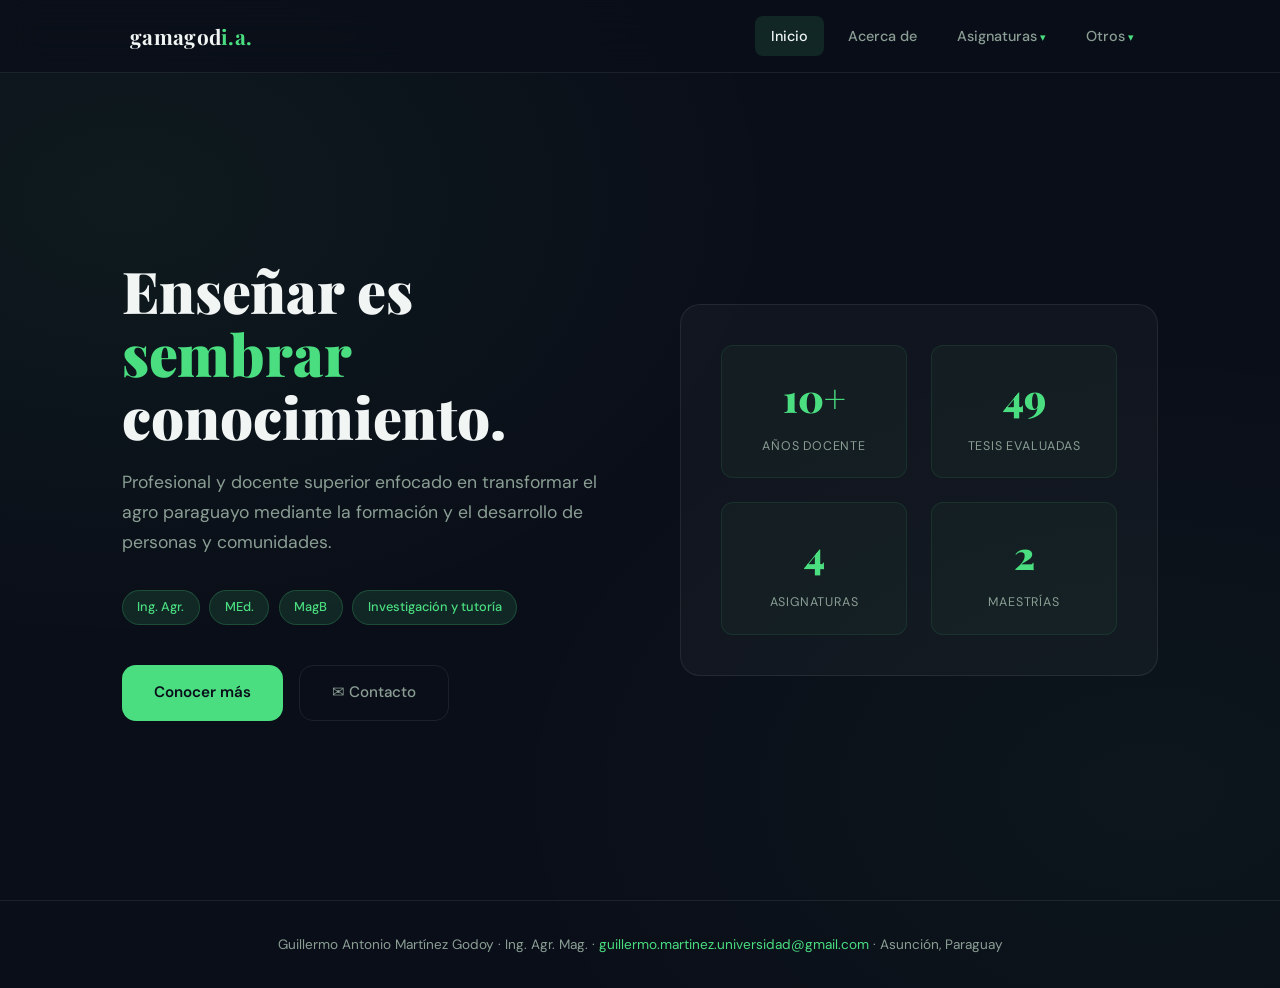
<file: index.html>
<!DOCTYPE html>
<html lang="es">
<head>
    <meta charset="UTF-8">
    <meta name="viewport" content="width=device-width, initial-scale=1.0">
    <title>Guillermo Martínez Godoy | Docente Universitario</title>
    <link href="https://fonts.googleapis.com/css2?family=Playfair+Display:wght@400;700;900&family=DM+Sans:wght@300;400;500;600&display=swap" rel="stylesheet">
    <link rel="stylesheet" href="shared.css">
    <style>
        #sec-inicio {
            min-height: 100vh;
            padding-top: 80px;
            display: flex;
            align-items: center;
            justify-content: center;
        }

        .hero-inner {
            max-width: 1100px;
            margin: 0 auto;
            padding: 4rem 2rem;
            display: grid;
            grid-template-columns: 1fr 1fr;
            gap: 5rem;
            align-items: center;
        }

        .hero-text h1 {
            font-family: var(--font-display);
            font-size: clamp(2.4rem, 5vw, 3.6rem);
            font-weight: 900;
            line-height: 1.1;
            margin-bottom: 1.2rem;
        }
        .hero-text h1 em { font-style: normal; color: var(--accent); }

        .hero-text p {
            color: var(--text-muted);
            font-size: 1.1rem;
            margin-bottom: 2rem;
            max-width: 480px;
        }

        .hero-tags {
            display: flex;
            flex-wrap: wrap;
            gap: 0.6rem;
            margin-bottom: 2.5rem;
        }

        .hero-btns { display: flex; gap: 1rem; flex-wrap: wrap; }

        .stats-card {
            background: var(--bg-glass);
            border: 1px solid var(--border-glass);
            border-radius: 20px;
            padding: 2.5rem;
            display: grid;
            grid-template-columns: 1fr 1fr;
            gap: 1.5rem;
        }

        .stat {
            text-align: center;
            padding: 1.2rem;
            background: rgba(74,222,128,0.04);
            border-radius: 12px;
            border: 1px solid rgba(74,222,128,0.1);
        }
        .stat .num {
            font-family: var(--font-display);
            font-size: 2.4rem;
            font-weight: 900;
            color: var(--accent);
            display: block;
        }
        .stat .label {
            font-size: 0.78rem;
            color: var(--text-muted);
            text-transform: uppercase;
            letter-spacing: 0.8px;
            margin-top: 0.3rem;
        }

        @media (max-width: 768px) {
            .hero-inner { grid-template-columns: 1fr; gap: 2.5rem; }
            .stats-card { grid-template-columns: 1fr 1fr; }
        }
    </style>
</head>
<body>

<header>
    <nav>
        <a href="index.html" class="logo">gamagod<span>i.a.</span></a>
        <ul class="nav-links">
            <li><a href="index.html" class="active">Inicio</a></li>
            <li><a href="acerca.html">Acerca de</a></li>
            <li class="dropdown">
                <a href="#" class="dropdown-toggle">Asignaturas</a>
                <div class="dropdown-menu">
                    <a href="epa.html">EPA — Elaboración de Proyectos</a>
                    <a href="bot.html">BOT — Botánica</a>
                    <a href="bsi.html">BSI — Botánica Sistemática</a>
                    <a href="fve.html">FVE — Fisiología Vegetal</a>
                </div>
            </li>
            <li class="dropdown">
                <a href="#" class="dropdown-toggle">Otros</a>
                <div class="dropdown-menu">
                    <a href="cursos.html">Cursos</a>
                    <a href="tesis.html">Tesis</a>
                </div>
            </li>
        </ul>
    </nav>
</header>

<section id="sec-inicio" class="animate">
    <div class="hero-inner">
        <div class="hero-text">
            <h1>Enseñar es <em>sembrar</em> conocimiento.</h1>
            <p>Profesional y docente superior enfocado en transformar el agro paraguayo mediante la formación y el desarrollo de personas y comunidades.</p>
            <div class="hero-tags">
                <span class="tag">Ing. Agr.</span>
                <span class="tag">MEd.</span>
                <span class="tag">MagB</span>
                <span class="tag">Investigación y tutoría</span>
            </div>
            <div class="hero-btns">
                <a href="acerca.html" class="btn-primary">Conocer más</a>
                <a href="mailto:guillermo.martinez.universidad@gmail.com" class="btn-ghost">✉ Contacto</a>
            </div>
        </div>
        <div class="stats-card">
            <div class="stat"><span class="num">10+</span><span class="label">Años docente</span></div>
            <div class="stat"><span class="num">49</span><span class="label">Tesis evaluadas</span></div>
            <div class="stat"><span class="num">4</span><span class="label">Asignaturas</span></div>
            <div class="stat"><span class="num">2</span><span class="label">Maestrías</span></div>
        </div>
    </div>
</section>

<footer>
    <p>Guillermo Antonio Martínez Godoy · Ing. Agr. Mag. · <a href="mailto:guillermo.martinez.universidad@gmail.com">guillermo.martinez.universidad@gmail.com</a> · Asunción, Paraguay</p>
</footer>

</body>
</html>
</file>
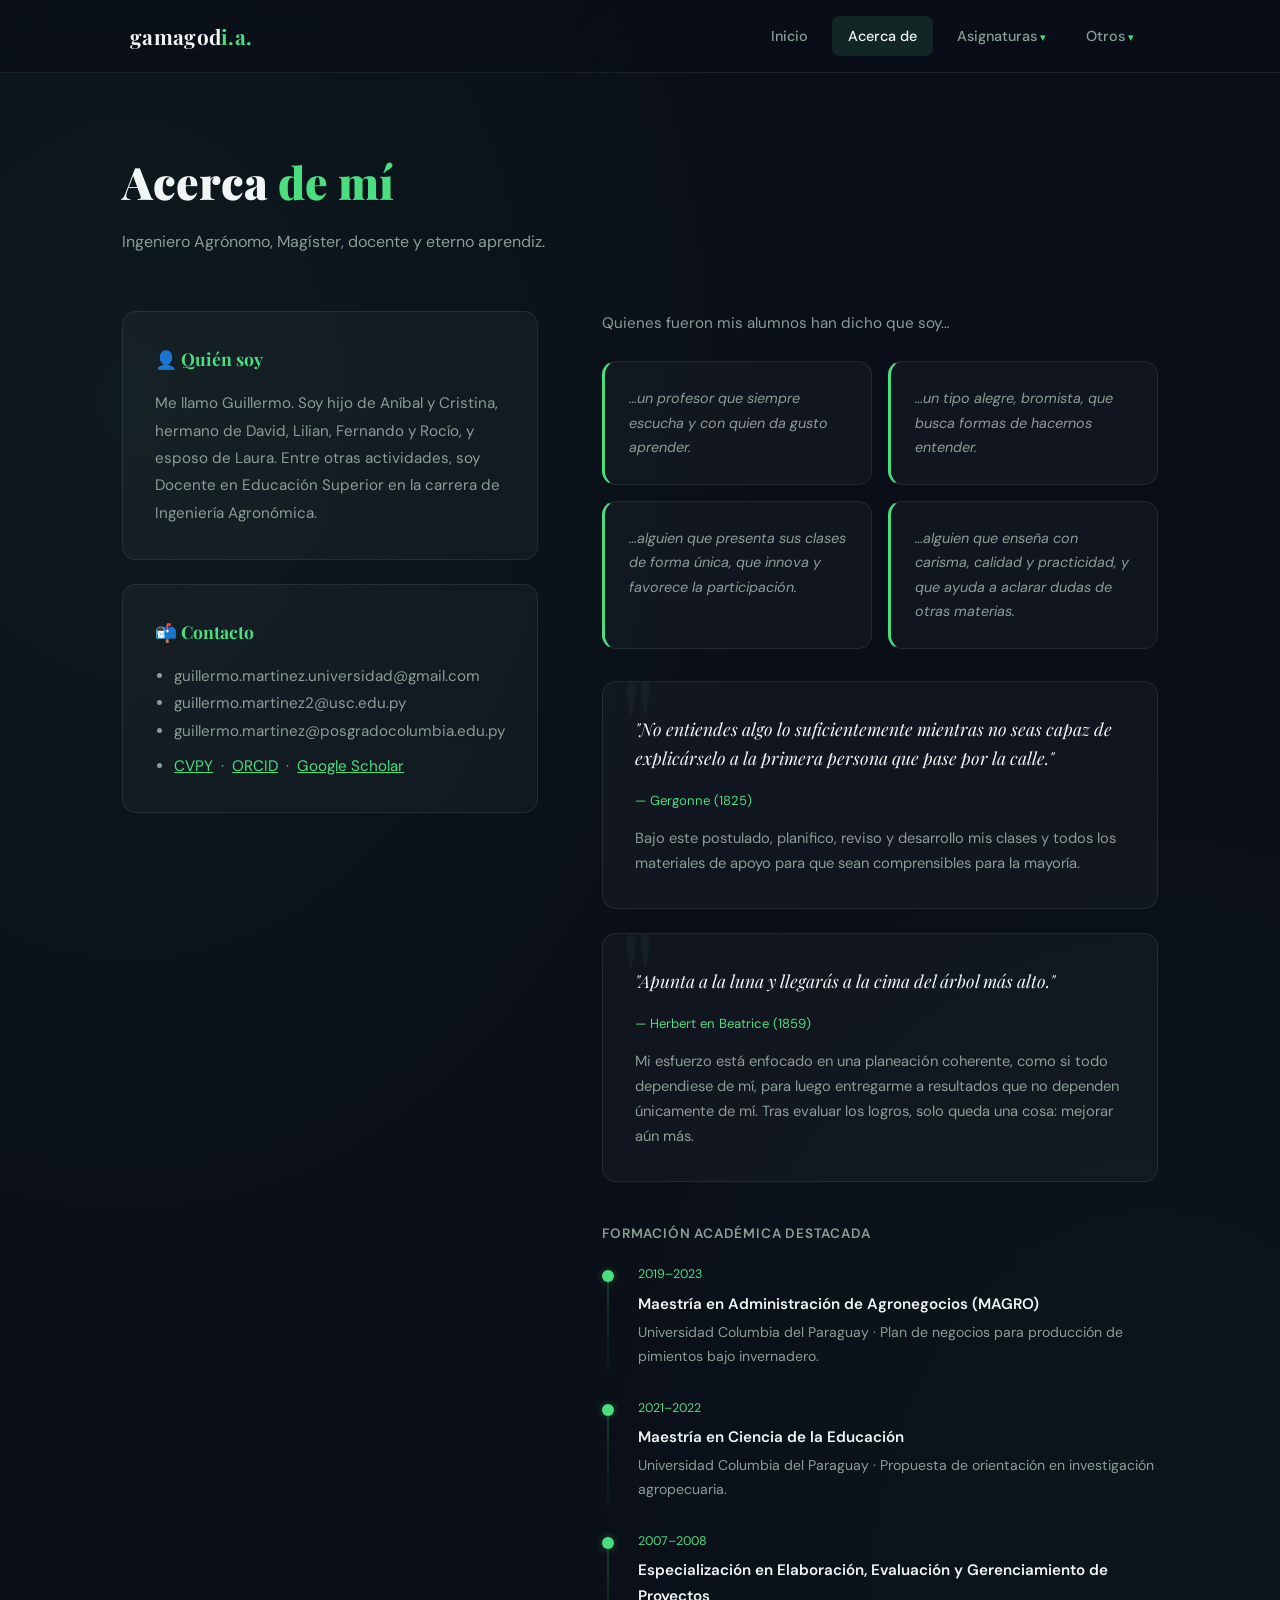
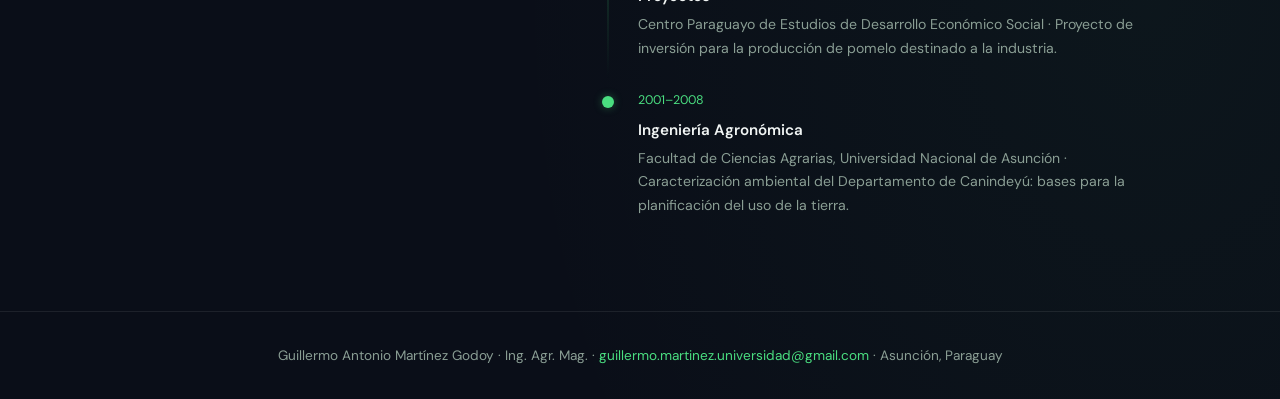
<file: acerca.html>
<!DOCTYPE html>
<html lang="es">
<head>
    <meta charset="UTF-8">
    <meta name="viewport" content="width=device-width, initial-scale=1.0">
    <title>Acerca de mí | Guillermo Martínez Godoy</title>
    <link href="https://fonts.googleapis.com/css2?family=Playfair+Display:wght@400;700;900&family=DM+Sans:wght@300;400;500;600&display=swap" rel="stylesheet">
    <link rel="stylesheet" href="shared.css">
    <style>
        .about-grid {
            display: grid;
            grid-template-columns: 1fr 1.4fr;
            gap: 4rem;
            align-items: start;
        }

        .about-info-block {
            background: var(--bg-glass);
            border: 1px solid var(--border-glass);
            border-radius: var(--radius);
            padding: 2rem;
            margin-bottom: 1.5rem;
        }
        .about-info-block h3 {
            font-family: var(--font-display);
            font-size: 1.1rem;
            color: var(--accent);
            margin-bottom: 1rem;
        }
        .about-info-block p, .about-info-block li {
            color: var(--text-muted);
            font-size: 0.95rem;
            line-height: 1.8;
        }
        .about-info-block ul { padding-left: 1.2rem; }

        .timeline { position: relative; }
        .tl-item {
            display: flex;
            gap: 1.5rem;
            margin-bottom: 1.8rem;
            position: relative;
        }
        .tl-dot {
            width: 12px;
            height: 12px;
            border-radius: 50%;
            background: var(--accent);
            margin-top: 6px;
            flex-shrink: 0;
            box-shadow: 0 0 8px var(--accent-glow);
        }
        .tl-line {
            position: absolute;
            left: 5px;
            top: 18px;
            bottom: -18px;
            width: 2px;
            background: linear-gradient(to bottom, var(--accent), transparent);
            opacity: 0.2;
        }
        .tl-content h4 { font-size: 0.95rem; font-weight: 600; margin-bottom: 0.2rem; }
        .tl-content .tl-date { font-size: 0.78rem; color: var(--accent); margin-bottom: 0.4rem; }
        .tl-content p { font-size: 0.88rem; color: var(--text-muted); }

        .quote-grid {
            display: grid;
            grid-template-columns: 1fr 1fr;
            gap: 1rem;
            margin-bottom: 2rem;
        }
        .quote-card {
            background: var(--bg-glass);
            border: 1px solid var(--border-glass);
            border-radius: var(--radius);
            padding: 1.5rem;
            border-left: 3px solid var(--accent);
            transition: var(--transition);
        }
        .quote-card:hover { background: rgba(255,255,255,0.05); transform: translateY(-3px); }
        .quote-card p { font-size: 0.9rem; color: var(--text-muted); font-style: italic; }

        .premise-card {
            background: var(--bg-glass);
            border: 1px solid var(--border-glass);
            border-radius: var(--radius);
            padding: 2rem;
            margin-bottom: 1.5rem;
            position: relative;
            overflow: hidden;
        }
        .premise-card::before {
            content: '"';
            font-family: var(--font-display);
            font-size: 8rem;
            color: var(--accent);
            opacity: 0.06;
            position: absolute;
            top: -1.5rem;
            left: 1rem;
            line-height: 1;
        }
        .premise-card blockquote {
            font-family: var(--font-display);
            font-size: 1.1rem;
            font-style: italic;
            color: var(--text-main);
            margin-bottom: 0.8rem;
            position: relative;
            z-index: 1;
        }
        .premise-card .cite { font-size: 0.82rem; color: var(--accent); }
        .premise-card p { font-size: 0.92rem; color: var(--text-muted); margin-top: 0.8rem; }

        @media (max-width: 768px) {
            .about-grid { grid-template-columns: 1fr; gap: 2rem; }
            .quote-grid { grid-template-columns: 1fr; }
        }
    </style>
</head>
<body>

<header>
    <nav>
        <a href="index.html" class="logo">gamagod<span>i.a.</span></a>
        <ul class="nav-links">
            <li><a href="index.html">Inicio</a></li>
            <li><a href="acerca.html" class="active">Acerca de</a></li>
            <li class="dropdown">
                <a href="#" class="dropdown-toggle">Asignaturas</a>
                <div class="dropdown-menu">
                    <a href="epa.html">EPA — Elaboración de Proyectos</a>
                    <a href="bot.html">BOT — Botánica</a>
                    <a href="bsi.html">BSI — Botánica Sistemática</a>
                    <a href="fve.html">FVE — Fisiología Vegetal</a>
                </div>
            </li>
            <li class="dropdown">
                <a href="#" class="dropdown-toggle">Otros</a>
                <div class="dropdown-menu">
                    <a href="cursos.html">Cursos</a>
                    <a href="tesis.html">Tesis</a>
                </div>
            </li>
        </ul>
    </nav>
</header>

<div class="page-wrapper">
    <div class="container animate">
        <h2 class="section-title">Acerca <span>de mí</span></h2>
        <p class="section-sub">Ingeniero Agrónomo, Magíster, docente y eterno aprendiz.</p>

        <div class="about-grid">
            <!-- Columna izquierda -->
            <div>
                <div class="about-info-block">
                    <h3>👤 Quién soy</h3>
                    <p>Me llamo Guillermo. Soy hijo de Aníbal y Cristina, hermano de David, Lilian, Fernando y Rocío, y esposo de Laura. Entre otras actividades, soy Docente en Educación Superior en la carrera de Ingeniería Agronómica.</p>
                </div>

                <div class="about-info-block">
                    <h3>📬 Contacto</h3>
                    <ul>
                        <li>guillermo.martinez.universidad@gmail.com</li>
                        <li>guillermo.martinez2@usc.edu.py</li>
                        <li>guillermo.martinez@posgradocolumbia.edu.py</li>
                        <li style="margin-top:0.5rem;">
                            <a href="https://cv.conacyt.gov.py/publicar/cv?id=83a45b2b99c8dbe30980bf80b687386b" target="_blank" style="color:var(--accent)">CVPY</a>
                            &nbsp;·&nbsp;
                            <a href="https://orcid.org/0009-0005-2198-1981" target="_blank" style="color:var(--accent)">ORCID</a>
                            &nbsp;·&nbsp;
                            <a href="https://scholar.google.com/citations?hl=es&user=FQ2nERsAAAAJ" target="_blank" style="color:var(--accent)">Google Scholar</a>
                        </li>
                    </ul>
                </div>
            </div>

            <!-- Columna derecha -->
            <div>
                <p style="color:var(--text-muted); margin-bottom:1.5rem; font-size:0.95rem;">Quienes fueron mis alumnos han dicho que soy…</p>
                <div class="quote-grid">
                    <div class="quote-card"><p>…un profesor que siempre escucha y con quien da gusto aprender.</p></div>
                    <div class="quote-card"><p>…un tipo alegre, bromista, que busca formas de hacernos entender.</p></div>
                    <div class="quote-card"><p>…alguien que presenta sus clases de forma única, que innova y favorece la participación.</p></div>
                    <div class="quote-card"><p>…alguien que enseña con carisma, calidad y practicidad, y que ayuda a aclarar dudas de otras materias.</p></div>
                </div>

                <div class="premise-card">
                    <blockquote>"No entiendes algo lo suficientemente mientras no seas capaz de explicárselo a la primera persona que pase por la calle."</blockquote>
                    <span class="cite">— Gergonne (1825)</span>
                    <p>Bajo este postulado, planifico, reviso y desarrollo mis clases y todos los materiales de apoyo para que sean comprensibles para la mayoría.</p>
                </div>

                <div class="premise-card">
                    <blockquote>"Apunta a la luna y llegarás a la cima del árbol más alto."</blockquote>
                    <span class="cite">— Herbert en Beatrice (1859)</span>
                    <p>Mi esfuerzo está enfocado en una planeación coherente, como si todo dependiese de mí, para luego entregarme a resultados que no dependen únicamente de mí. Tras evaluar los logros, solo queda una cosa: mejorar aún más.</p>
                </div>

                <div style="margin-top:2.5rem;">
                    <p style="color:var(--text-muted); font-size:0.85rem; margin-bottom:1.2rem; text-transform:uppercase; letter-spacing:0.8px; font-weight:600;">Formación académica destacada</p>
                    <div class="timeline">
                        <div class="tl-item">
                            <div><div class="tl-dot"></div><div class="tl-line"></div></div>
                            <div class="tl-content">
                                <div class="tl-date">2019–2023</div>
                                <h4>Maestría en Administración de Agronegocios (MAGRO)</h4>
                                <p>Universidad Columbia del Paraguay · Plan de negocios para producción de pimientos bajo invernadero.</p>
                            </div>
                        </div>
                        <div class="tl-item">
                            <div><div class="tl-dot"></div><div class="tl-line"></div></div>
                            <div class="tl-content">
                                <div class="tl-date">2021–2022</div>
                                <h4>Maestría en Ciencia de la Educación</h4>
                                <p>Universidad Columbia del Paraguay · Propuesta de orientación en investigación agropecuaria.</p>
                            </div>
                        </div>
                        <div class="tl-item">
                            <div><div class="tl-dot"></div><div class="tl-line"></div></div>
                            <div class="tl-content">
                                <div class="tl-date">2007–2008</div>
                                <h4>Especialización en Elaboración, Evaluación y Gerenciamiento de Proyectos</h4>
                                <p>Centro Paraguayo de Estudios de Desarrollo Económico Social · Proyecto de inversión para la producción de pomelo destinado a la industria.</p>
                            </div>
                        </div>
                        <div class="tl-item">
                            <div><div class="tl-dot"></div></div>
                            <div class="tl-content">
                                <div class="tl-date">2001–2008</div>
                                <h4>Ingeniería Agronómica</h4>
                                <p>Facultad de Ciencias Agrarias, Universidad Nacional de Asunción · Caracterización ambiental del Departamento de Canindeyú: bases para la planificación del uso de la tierra.</p>
                            </div>
                        </div>
                    </div>
                </div>
            </div>
        </div>
    </div>
</div>

<footer>
    <p>Guillermo Antonio Martínez Godoy · Ing. Agr. Mag. · <a href="mailto:guillermo.martinez.universidad@gmail.com">guillermo.martinez.universidad@gmail.com</a> · Asunción, Paraguay</p>
</footer>

</body>
</html>
</file>
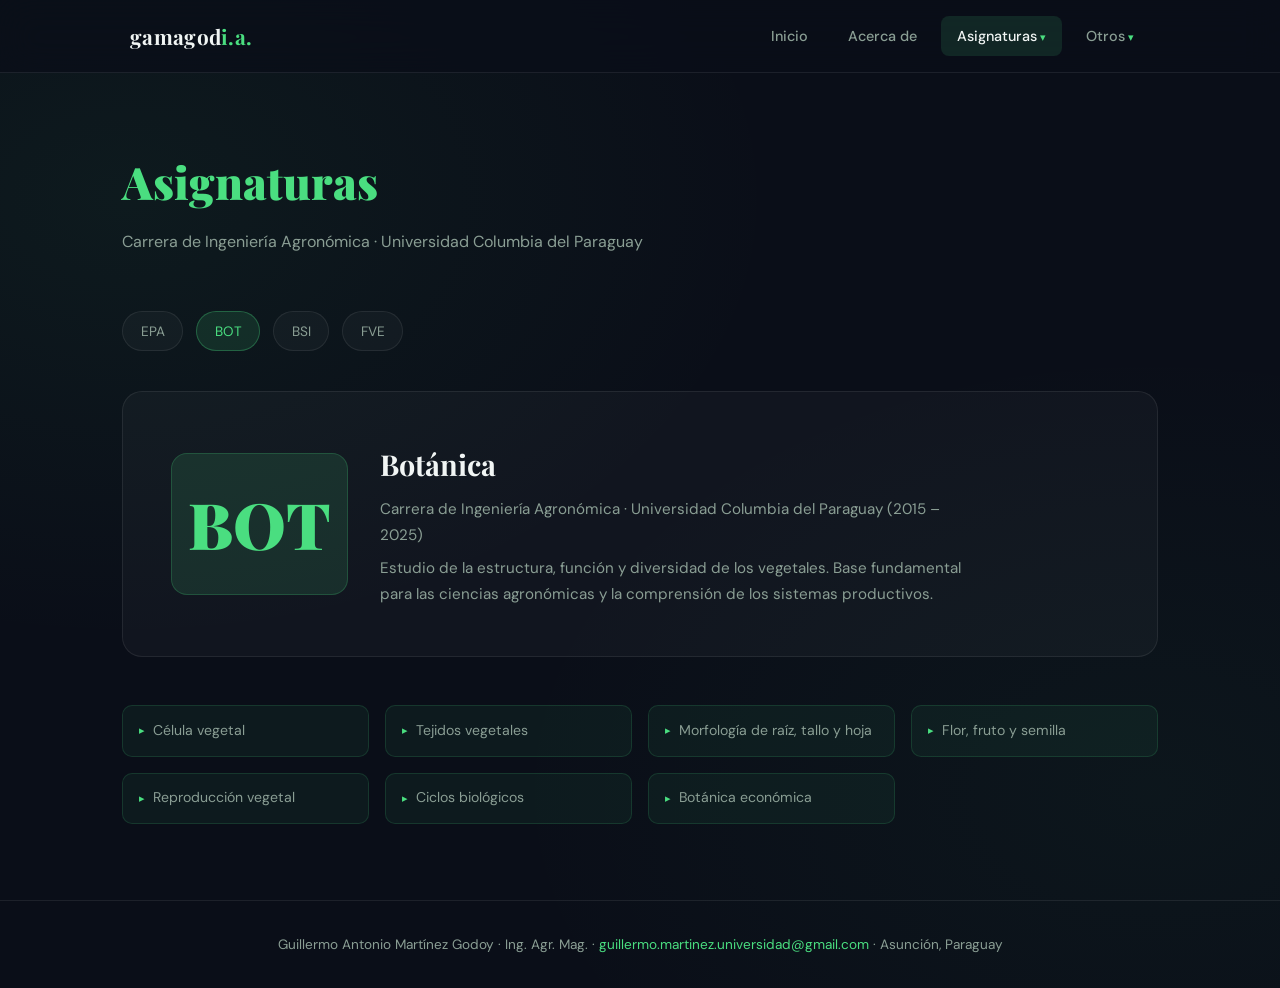
<file: bot.html>
<!DOCTYPE html>
<html lang="es">
<head>
    <meta charset="UTF-8">
    <meta name="viewport" content="width=device-width, initial-scale=1.0">
    <title>BOT — Botánica | Guillermo Martínez Godoy</title>
    <link href="https://fonts.googleapis.com/css2?family=Playfair+Display:wght@400;700;900&family=DM+Sans:wght@300;400;500;600&display=swap" rel="stylesheet">
    <link rel="stylesheet" href="shared.css">
    <style>
        .subject-hero { background:var(--bg-glass); border:1px solid var(--border-glass); border-radius:20px; padding:3rem; margin-bottom:3rem; display:flex; align-items:center; gap:2rem; }
        .subject-badge { font-family:var(--font-display); font-size:4rem; font-weight:900; color:var(--accent); min-width:120px; text-align:center; background:var(--accent-dim); border-radius:16px; padding:1rem; border:1px solid rgba(74,222,128,0.2); }
        .subject-hero h2 { font-family:var(--font-display); font-size:1.8rem; margin-bottom:0.5rem; }
        .subject-hero p { color:var(--text-muted); font-size:0.95rem; max-width:600px; }
        .topics-grid { display:grid; grid-template-columns:repeat(auto-fit,minmax(200px,1fr)); gap:1rem; margin-top:2rem; }
        .topic-chip { background:rgba(74,222,128,0.06); border:1px solid rgba(74,222,128,0.15); border-radius:10px; padding:0.8rem 1rem; font-size:0.88rem; color:var(--text-muted); display:flex; align-items:center; gap:0.5rem; }
        .topic-chip::before { content:'▸'; color:var(--accent); font-size:0.7rem; }
        .subject-nav { display:flex; gap:0.8rem; flex-wrap:wrap; margin-bottom:2.5rem; }
        .subject-nav a { background:var(--bg-glass); border:1px solid var(--border-glass); color:var(--text-muted); padding:0.45rem 1.1rem; border-radius:50px; font-size:0.85rem; text-decoration:none; transition:var(--transition); }
        .subject-nav a:hover,.subject-nav a.active { background:var(--accent-dim); border-color:rgba(74,222,128,0.3); color:var(--accent); }
    </style>
</head>
<body>
<header>
    <nav>
        <a href="index.html" class="logo">gamagod<span>i.a.</span></a>
        <ul class="nav-links">
            <li><a href="index.html">Inicio</a></li>
            <li><a href="acerca.html">Acerca de</a></li>
            <li class="dropdown">
                <a href="#" class="dropdown-toggle active">Asignaturas</a>
                <div class="dropdown-menu">
                    <a href="epa.html">EPA — Elaboración de Proyectos</a>
                    <a href="bot.html">BOT — Botánica</a>
                    <a href="bsi.html">BSI — Botánica Sistemática</a>
                    <a href="fve.html">FVE — Fisiología Vegetal</a>
                </div>
            </li>
            <li class="dropdown">
                <a href="#" class="dropdown-toggle">Otros</a>
                <div class="dropdown-menu">
                    <a href="cursos.html">Cursos</a>
                    <a href="tesis.html">Tesis</a>
                </div>
            </li>
        </ul>
    </nav>
</header>
<div class="page-wrapper">
    <div class="container animate">
        <h2 class="section-title"><span>Asignaturas</span></h2>
        <p class="section-sub">Carrera de Ingeniería Agronómica · Universidad Columbia del Paraguay</p>
        <div class="subject-nav">
            <a href="epa.html">EPA</a>
            <a href="bot.html" class="active">BOT</a>
            <a href="bsi.html">BSI</a>
            <a href="fve.html">FVE</a>
        </div>
        <div class="subject-hero">
            <div class="subject-badge">BOT</div>
            <div>
                <h2>Botánica</h2>
                <p>Carrera de Ingeniería Agronómica · Universidad Columbia del Paraguay (2015 – 2025)</p>
                <p style="margin-top:0.5rem;">Estudio de la estructura, función y diversidad de los vegetales. Base fundamental para las ciencias agronómicas y la comprensión de los sistemas productivos.</p>
            </div>
        </div>
        <div class="topics-grid">
            <div class="topic-chip">Célula vegetal</div>
            <div class="topic-chip">Tejidos vegetales</div>
            <div class="topic-chip">Morfología de raíz, tallo y hoja</div>
            <div class="topic-chip">Flor, fruto y semilla</div>
            <div class="topic-chip">Reproducción vegetal</div>
            <div class="topic-chip">Ciclos biológicos</div>
            <div class="topic-chip">Botánica económica</div>
        </div>
    </div>
</div>
<footer>
    <p>Guillermo Antonio Martínez Godoy · Ing. Agr. Mag. · <a href="mailto:guillermo.martinez.universidad@gmail.com">guillermo.martinez.universidad@gmail.com</a> · Asunción, Paraguay</p>
</footer>
</body>
</html>
</file>
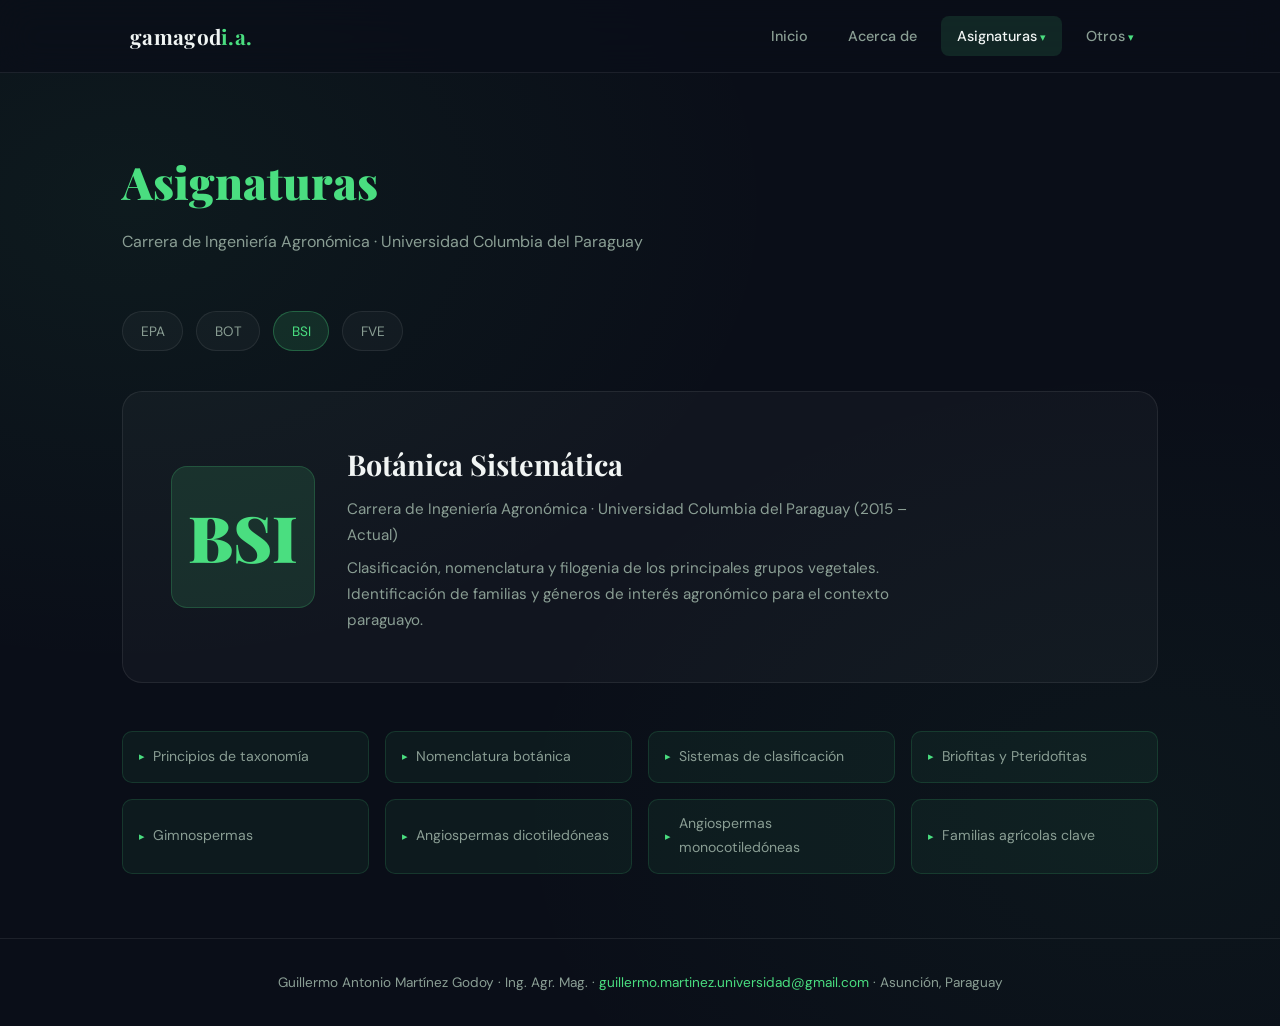
<file: bsi.html>
<!DOCTYPE html>
<html lang="es">
<head>
    <meta charset="UTF-8">
    <meta name="viewport" content="width=device-width, initial-scale=1.0">
    <title>BSI — Botánica Sistemática | Guillermo Martínez Godoy</title>
    <link href="https://fonts.googleapis.com/css2?family=Playfair+Display:wght@400;700;900&family=DM+Sans:wght@300;400;500;600&display=swap" rel="stylesheet">
    <link rel="stylesheet" href="shared.css">
    <style>
        .subject-hero { background:var(--bg-glass); border:1px solid var(--border-glass); border-radius:20px; padding:3rem; margin-bottom:3rem; display:flex; align-items:center; gap:2rem; }
        .subject-badge { font-family:var(--font-display); font-size:4rem; font-weight:900; color:var(--accent); min-width:120px; text-align:center; background:var(--accent-dim); border-radius:16px; padding:1rem; border:1px solid rgba(74,222,128,0.2); }
        .subject-hero h2 { font-family:var(--font-display); font-size:1.8rem; margin-bottom:0.5rem; }
        .subject-hero p { color:var(--text-muted); font-size:0.95rem; max-width:600px; }
        .topics-grid { display:grid; grid-template-columns:repeat(auto-fit,minmax(200px,1fr)); gap:1rem; margin-top:2rem; }
        .topic-chip { background:rgba(74,222,128,0.06); border:1px solid rgba(74,222,128,0.15); border-radius:10px; padding:0.8rem 1rem; font-size:0.88rem; color:var(--text-muted); display:flex; align-items:center; gap:0.5rem; }
        .topic-chip::before { content:'▸'; color:var(--accent); font-size:0.7rem; }
        .subject-nav { display:flex; gap:0.8rem; flex-wrap:wrap; margin-bottom:2.5rem; }
        .subject-nav a { background:var(--bg-glass); border:1px solid var(--border-glass); color:var(--text-muted); padding:0.45rem 1.1rem; border-radius:50px; font-size:0.85rem; text-decoration:none; transition:var(--transition); }
        .subject-nav a:hover,.subject-nav a.active { background:var(--accent-dim); border-color:rgba(74,222,128,0.3); color:var(--accent); }
    </style>
</head>
<body>
<header>
    <nav>
        <a href="index.html" class="logo">gamagod<span>i.a.</span></a>
        <ul class="nav-links">
            <li><a href="index.html">Inicio</a></li>
            <li><a href="acerca.html">Acerca de</a></li>
            <li class="dropdown">
                <a href="#" class="dropdown-toggle active">Asignaturas</a>
                <div class="dropdown-menu">
                    <a href="epa.html">EPA — Elaboración de Proyectos</a>
                    <a href="bot.html">BOT — Botánica</a>
                    <a href="bsi.html">BSI — Botánica Sistemática</a>
                    <a href="fve.html">FVE — Fisiología Vegetal</a>
                </div>
            </li>
            <li class="dropdown">
                <a href="#" class="dropdown-toggle">Otros</a>
                <div class="dropdown-menu">
                    <a href="cursos.html">Cursos</a>
                    <a href="tesis.html">Tesis</a>
                </div>
            </li>
        </ul>
    </nav>
</header>
<div class="page-wrapper">
    <div class="container animate">
        <h2 class="section-title"><span>Asignaturas</span></h2>
        <p class="section-sub">Carrera de Ingeniería Agronómica · Universidad Columbia del Paraguay</p>
        <div class="subject-nav">
            <a href="epa.html">EPA</a>
            <a href="bot.html">BOT</a>
            <a href="bsi.html" class="active">BSI</a>
            <a href="fve.html">FVE</a>
        </div>
        <div class="subject-hero">
            <div class="subject-badge">BSI</div>
            <div>
                <h2>Botánica Sistemática</h2>
                <p>Carrera de Ingeniería Agronómica · Universidad Columbia del Paraguay (2015 – Actual)</p>
                <p style="margin-top:0.5rem;">Clasificación, nomenclatura y filogenia de los principales grupos vegetales. Identificación de familias y géneros de interés agronómico para el contexto paraguayo.</p>
            </div>
        </div>
        <div class="topics-grid">
            <div class="topic-chip">Principios de taxonomía</div>
            <div class="topic-chip">Nomenclatura botánica</div>
            <div class="topic-chip">Sistemas de clasificación</div>
            <div class="topic-chip">Briofitas y Pteridofitas</div>
            <div class="topic-chip">Gimnospermas</div>
            <div class="topic-chip">Angiospermas dicotiledóneas</div>
            <div class="topic-chip">Angiospermas monocotiledóneas</div>
            <div class="topic-chip">Familias agrícolas clave</div>
        </div>
    </div>
</div>
<footer>
    <p>Guillermo Antonio Martínez Godoy · Ing. Agr. Mag. · <a href="mailto:guillermo.martinez.universidad@gmail.com">guillermo.martinez.universidad@gmail.com</a> · Asunción, Paraguay</p>
</footer>
</body>
</html>
</file>
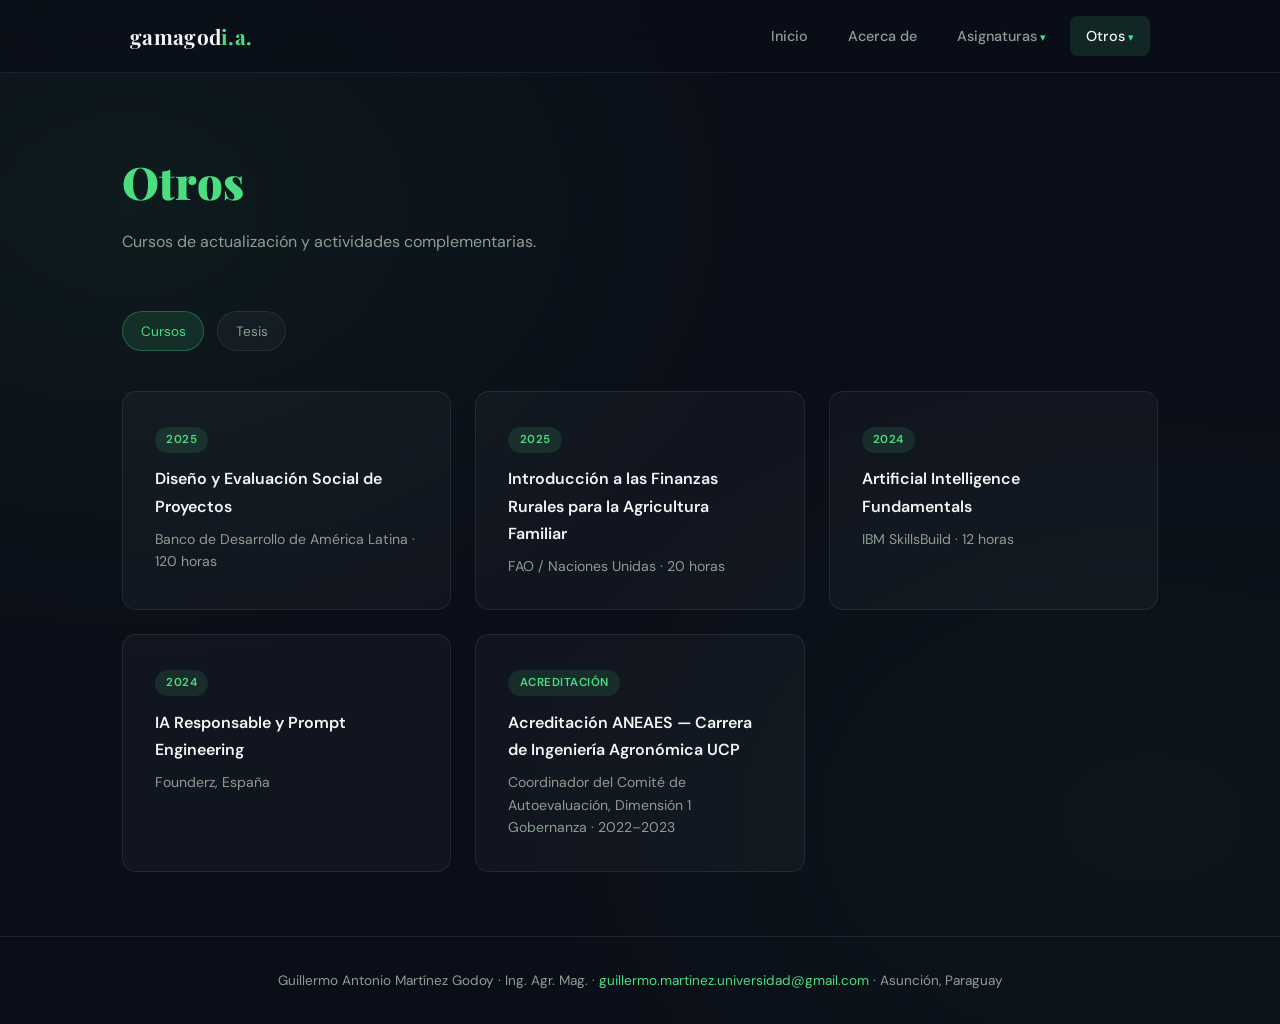
<file: cursos.html>
<!DOCTYPE html>
<html lang="es">
<head>
    <meta charset="UTF-8">
    <meta name="viewport" content="width=device-width, initial-scale=1.0">
    <title>Cursos | Guillermo Martínez Godoy</title>
    <link href="https://fonts.googleapis.com/css2?family=Playfair+Display:wght@400;700;900&family=DM+Sans:wght@300;400;500;600&display=swap" rel="stylesheet">
    <link rel="stylesheet" href="shared.css">
    <style>
        .otros-grid {
            display: grid;
            grid-template-columns: repeat(auto-fit, minmax(300px, 1fr));
            gap: 1.5rem;
        }
        .otros-nav {
            display: flex;
            gap: 0.8rem;
            margin-bottom: 2.5rem;
        }
        .otros-nav a {
            background: var(--bg-glass);
            border: 1px solid var(--border-glass);
            color: var(--text-muted);
            padding: 0.45rem 1.1rem;
            border-radius: 50px;
            font-size: 0.85rem;
            text-decoration: none;
            transition: var(--transition);
        }
        .otros-nav a:hover, .otros-nav a.active {
            background: var(--accent-dim);
            border-color: rgba(74,222,128,0.3);
            color: var(--accent);
        }
    </style>
</head>
<body>

<header>
    <nav>
        <a href="index.html" class="logo">gamagod<span>i.a.</span></a>
        <ul class="nav-links">
            <li><a href="index.html">Inicio</a></li>
            <li><a href="acerca.html">Acerca de</a></li>
            <li class="dropdown">
                <a href="#" class="dropdown-toggle">Asignaturas</a>
                <div class="dropdown-menu">
                    <a href="epa.html">EPA — Elaboración de Proyectos</a>
                    <a href="bot.html">BOT — Botánica</a>
                    <a href="bsi.html">BSI — Botánica Sistemática</a>
                    <a href="fve.html">FVE — Fisiología Vegetal</a>
                </div>
            </li>
            <li class="dropdown">
                <a href="#" class="dropdown-toggle active">Otros</a>
                <div class="dropdown-menu">
                    <a href="cursos.html">Cursos</a>
                    <a href="tesis.html">Tesis</a>
                </div>
            </li>
        </ul>
    </nav>
</header>

<div class="page-wrapper">
    <div class="container animate">
        <h2 class="section-title"><span>Otros</span></h2>
        <p class="section-sub">Cursos de actualización y actividades complementarias.</p>

        <div class="otros-nav">
            <a href="cursos.html" class="active">Cursos</a>
            <a href="tesis.html">Tesis</a>
        </div>

        <div class="otros-grid">
            <div class="card">
                <span class="card-label">2025</span>
                <h3>Diseño y Evaluación Social de Proyectos</h3>
                <p>Banco de Desarrollo de América Latina · 120 horas</p>
            </div>
            <div class="card">
                <span class="card-label">2025</span>
                <h3>Introducción a las Finanzas Rurales para la Agricultura Familiar</h3>
                <p>FAO / Naciones Unidas · 20 horas</p>
            </div>
            <div class="card">
                <span class="card-label">2024</span>
                <h3>Artificial Intelligence Fundamentals</h3>
                <p>IBM SkillsBuild · 12 horas</p>
            </div>
            <div class="card">
                <span class="card-label">2024</span>
                <h3>IA Responsable y Prompt Engineering</h3>
                <p>Founderz, España</p>
            </div>
            <div class="card">
                <span class="card-label">Acreditación</span>
                <h3>Acreditación ANEAES — Carrera de Ingeniería Agronómica UCP</h3>
                <p>Coordinador del Comité de Autoevaluación, Dimensión 1 Gobernanza · 2022–2023</p>
            </div>
        </div>
    </div>
</div>

<footer>
    <p>Guillermo Antonio Martínez Godoy · Ing. Agr. Mag. · <a href="mailto:guillermo.martinez.universidad@gmail.com">guillermo.martinez.universidad@gmail.com</a> · Asunción, Paraguay</p>
</footer>

</body>
</html>
</file>
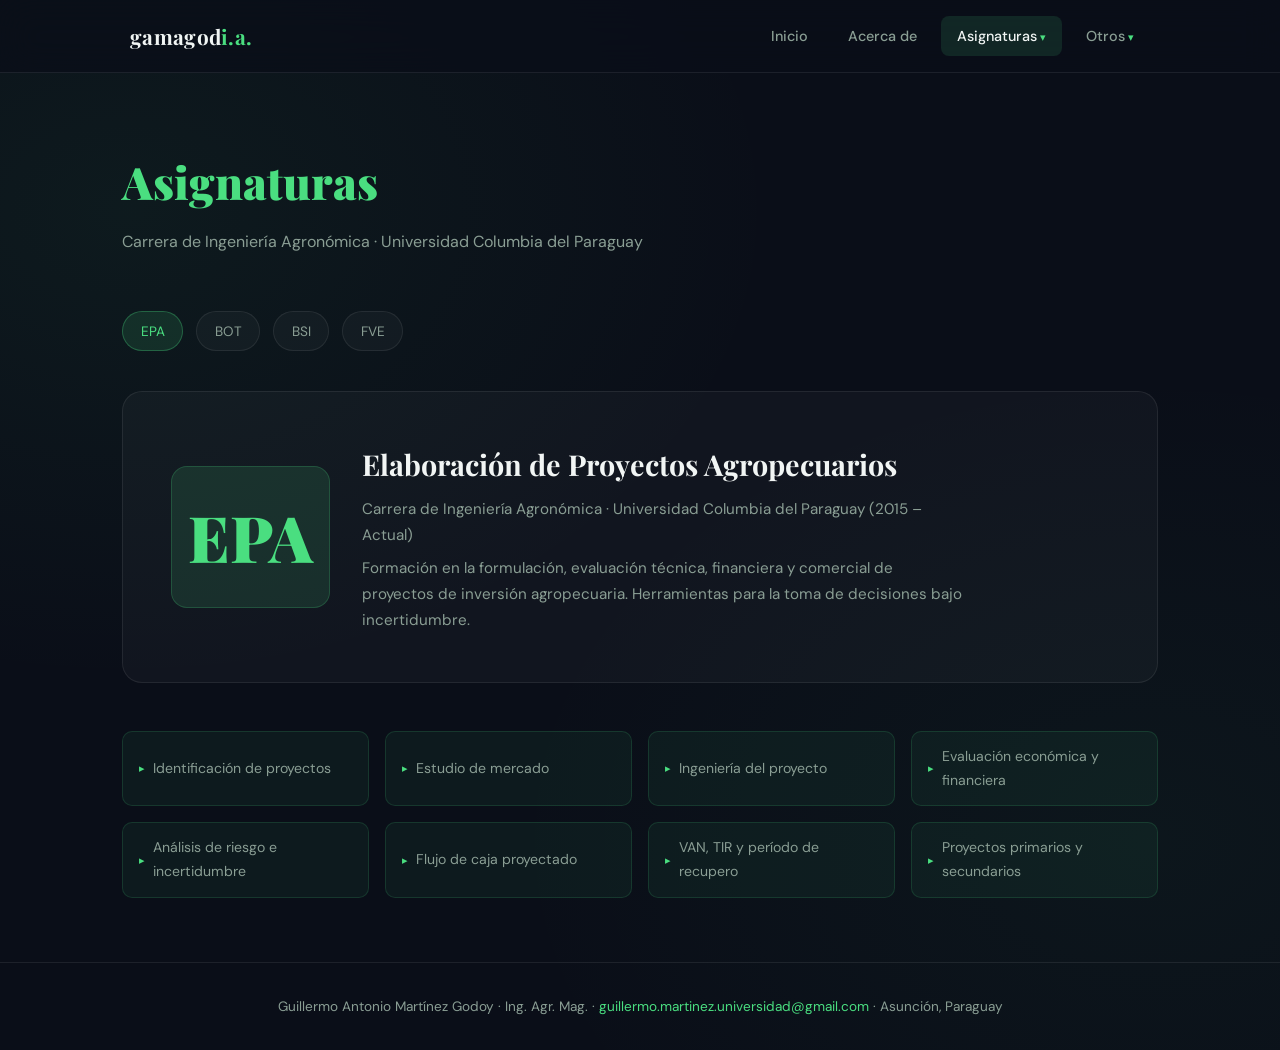
<file: epa.html>
<!DOCTYPE html>
<html lang="es">
<head>
    <meta charset="UTF-8">
    <meta name="viewport" content="width=device-width, initial-scale=1.0">
    <title>EPA — Elaboración de Proyectos | Guillermo Martínez Godoy</title>
    <link href="https://fonts.googleapis.com/css2?family=Playfair+Display:wght@400;700;900&family=DM+Sans:wght@300;400;500;600&display=swap" rel="stylesheet">
    <link rel="stylesheet" href="shared.css">
    <style>
        .subject-hero {
            background: var(--bg-glass);
            border: 1px solid var(--border-glass);
            border-radius: 20px;
            padding: 3rem;
            margin-bottom: 3rem;
            display: flex;
            align-items: center;
            gap: 2rem;
        }
        .subject-badge {
            font-family: var(--font-display);
            font-size: 4rem;
            font-weight: 900;
            color: var(--accent);
            min-width: 120px;
            text-align: center;
            background: var(--accent-dim);
            border-radius: 16px;
            padding: 1rem;
            border: 1px solid rgba(74,222,128,0.2);
        }
        .subject-hero h2 {
            font-family: var(--font-display);
            font-size: 1.8rem;
            margin-bottom: 0.5rem;
        }
        .subject-hero p { color: var(--text-muted); font-size: 0.95rem; max-width: 600px; }
        .topics-grid {
            display: grid;
            grid-template-columns: repeat(auto-fit, minmax(200px, 1fr));
            gap: 1rem;
            margin-top: 2rem;
        }
        .topic-chip {
            background: rgba(74,222,128,0.06);
            border: 1px solid rgba(74,222,128,0.15);
            border-radius: 10px;
            padding: 0.8rem 1rem;
            font-size: 0.88rem;
            color: var(--text-muted);
            display: flex;
            align-items: center;
            gap: 0.5rem;
        }
        .topic-chip::before { content: '▸'; color: var(--accent); font-size: 0.7rem; }
        .subject-nav {
            display: flex;
            gap: 0.8rem;
            flex-wrap: wrap;
            margin-bottom: 2.5rem;
        }
        .subject-nav a {
            background: var(--bg-glass);
            border: 1px solid var(--border-glass);
            color: var(--text-muted);
            padding: 0.45rem 1.1rem;
            border-radius: 50px;
            font-size: 0.85rem;
            text-decoration: none;
            transition: var(--transition);
        }
        .subject-nav a:hover, .subject-nav a.active {
            background: var(--accent-dim);
            border-color: rgba(74,222,128,0.3);
            color: var(--accent);
        }
    </style>
</head>
<body>

<header>
    <nav>
        <a href="index.html" class="logo">gamagod<span>i.a.</span></a>
        <ul class="nav-links">
            <li><a href="index.html">Inicio</a></li>
            <li><a href="acerca.html">Acerca de</a></li>
            <li class="dropdown">
                <a href="#" class="dropdown-toggle active">Asignaturas</a>
                <div class="dropdown-menu">
                    <a href="epa.html">EPA — Elaboración de Proyectos</a>
                    <a href="bot.html">BOT — Botánica</a>
                    <a href="bsi.html">BSI — Botánica Sistemática</a>
                    <a href="fve.html">FVE — Fisiología Vegetal</a>
                </div>
            </li>
            <li class="dropdown">
                <a href="#" class="dropdown-toggle">Otros</a>
                <div class="dropdown-menu">
                    <a href="cursos.html">Cursos</a>
                    <a href="tesis.html">Tesis</a>
                </div>
            </li>
        </ul>
    </nav>
</header>

<div class="page-wrapper">
    <div class="container animate">
        <h2 class="section-title"><span>Asignaturas</span></h2>
        <p class="section-sub">Carrera de Ingeniería Agronómica · Universidad Columbia del Paraguay</p>

        <div class="subject-nav">
            <a href="epa.html" class="active">EPA</a>
            <a href="bot.html">BOT</a>
            <a href="bsi.html">BSI</a>
            <a href="fve.html">FVE</a>
        </div>

        <div class="subject-hero">
            <div class="subject-badge">EPA</div>
            <div>
                <h2>Elaboración de Proyectos Agropecuarios</h2>
                <p>Carrera de Ingeniería Agronómica · Universidad Columbia del Paraguay (2015 – Actual)</p>
                <p style="margin-top:0.5rem;">Formación en la formulación, evaluación técnica, financiera y comercial de proyectos de inversión agropecuaria. Herramientas para la toma de decisiones bajo incertidumbre.</p>
            </div>
        </div>

        <div class="topics-grid">
            <div class="topic-chip">Identificación de proyectos</div>
            <div class="topic-chip">Estudio de mercado</div>
            <div class="topic-chip">Ingeniería del proyecto</div>
            <div class="topic-chip">Evaluación económica y financiera</div>
            <div class="topic-chip">Análisis de riesgo e incertidumbre</div>
            <div class="topic-chip">Flujo de caja proyectado</div>
            <div class="topic-chip">VAN, TIR y período de recupero</div>
            <div class="topic-chip">Proyectos primarios y secundarios</div>
        </div>
    </div>
</div>

<footer>
    <p>Guillermo Antonio Martínez Godoy · Ing. Agr. Mag. · <a href="mailto:guillermo.martinez.universidad@gmail.com">guillermo.martinez.universidad@gmail.com</a> · Asunción, Paraguay</p>
</footer>

</body>
</html>
</file>
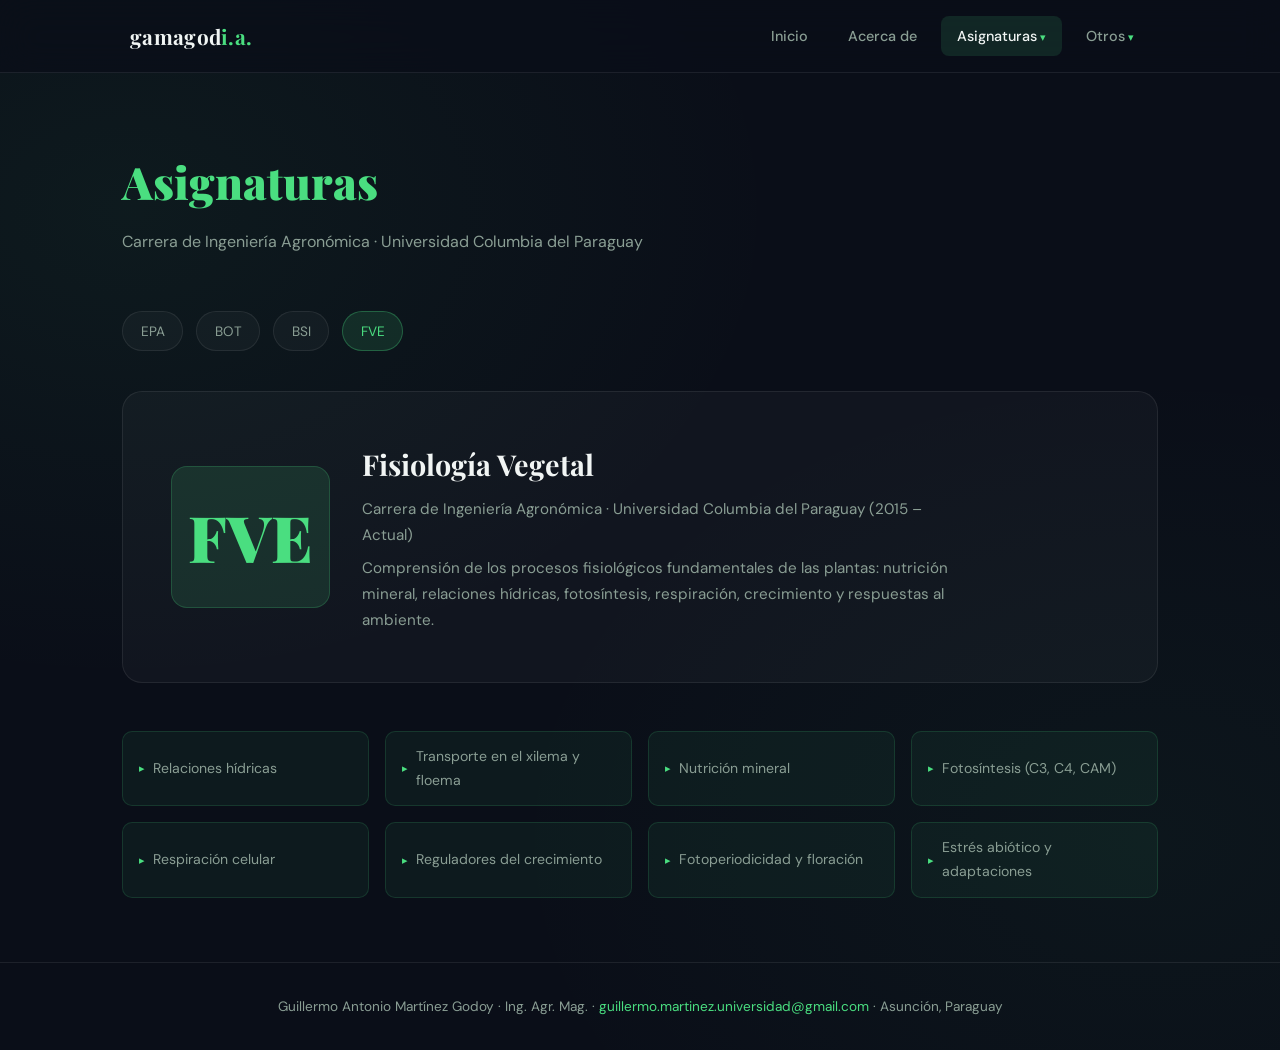
<file: fve.html>
<!DOCTYPE html>
<html lang="es">
<head>
    <meta charset="UTF-8">
    <meta name="viewport" content="width=device-width, initial-scale=1.0">
    <title>FVE — Fisiología Vegetal | Guillermo Martínez Godoy</title>
    <link href="https://fonts.googleapis.com/css2?family=Playfair+Display:wght@400;700;900&family=DM+Sans:wght@300;400;500;600&display=swap" rel="stylesheet">
    <link rel="stylesheet" href="shared.css">
    <style>
        .subject-hero { background:var(--bg-glass); border:1px solid var(--border-glass); border-radius:20px; padding:3rem; margin-bottom:3rem; display:flex; align-items:center; gap:2rem; }
        .subject-badge { font-family:var(--font-display); font-size:4rem; font-weight:900; color:var(--accent); min-width:120px; text-align:center; background:var(--accent-dim); border-radius:16px; padding:1rem; border:1px solid rgba(74,222,128,0.2); }
        .subject-hero h2 { font-family:var(--font-display); font-size:1.8rem; margin-bottom:0.5rem; }
        .subject-hero p { color:var(--text-muted); font-size:0.95rem; max-width:600px; }
        .topics-grid { display:grid; grid-template-columns:repeat(auto-fit,minmax(200px,1fr)); gap:1rem; margin-top:2rem; }
        .topic-chip { background:rgba(74,222,128,0.06); border:1px solid rgba(74,222,128,0.15); border-radius:10px; padding:0.8rem 1rem; font-size:0.88rem; color:var(--text-muted); display:flex; align-items:center; gap:0.5rem; }
        .topic-chip::before { content:'▸'; color:var(--accent); font-size:0.7rem; }
        .subject-nav { display:flex; gap:0.8rem; flex-wrap:wrap; margin-bottom:2.5rem; }
        .subject-nav a { background:var(--bg-glass); border:1px solid var(--border-glass); color:var(--text-muted); padding:0.45rem 1.1rem; border-radius:50px; font-size:0.85rem; text-decoration:none; transition:var(--transition); }
        .subject-nav a:hover,.subject-nav a.active { background:var(--accent-dim); border-color:rgba(74,222,128,0.3); color:var(--accent); }
    </style>
</head>
<body>
<header>
    <nav>
        <a href="index.html" class="logo">gamagod<span>i.a.</span></a>
        <ul class="nav-links">
            <li><a href="index.html">Inicio</a></li>
            <li><a href="acerca.html">Acerca de</a></li>
            <li class="dropdown">
                <a href="#" class="dropdown-toggle active">Asignaturas</a>
                <div class="dropdown-menu">
                    <a href="epa.html">EPA — Elaboración de Proyectos</a>
                    <a href="bot.html">BOT — Botánica</a>
                    <a href="bsi.html">BSI — Botánica Sistemática</a>
                    <a href="fve.html">FVE — Fisiología Vegetal</a>
                </div>
            </li>
            <li class="dropdown">
                <a href="#" class="dropdown-toggle">Otros</a>
                <div class="dropdown-menu">
                    <a href="cursos.html">Cursos</a>
                    <a href="tesis.html">Tesis</a>
                </div>
            </li>
        </ul>
    </nav>
</header>
<div class="page-wrapper">
    <div class="container animate">
        <h2 class="section-title"><span>Asignaturas</span></h2>
        <p class="section-sub">Carrera de Ingeniería Agronómica · Universidad Columbia del Paraguay</p>
        <div class="subject-nav">
            <a href="epa.html">EPA</a>
            <a href="bot.html">BOT</a>
            <a href="bsi.html">BSI</a>
            <a href="fve.html" class="active">FVE</a>
        </div>
        <div class="subject-hero">
            <div class="subject-badge">FVE</div>
            <div>
                <h2>Fisiología Vegetal</h2>
                <p>Carrera de Ingeniería Agronómica · Universidad Columbia del Paraguay (2015 – Actual)</p>
                <p style="margin-top:0.5rem;">Comprensión de los procesos fisiológicos fundamentales de las plantas: nutrición mineral, relaciones hídricas, fotosíntesis, respiración, crecimiento y respuestas al ambiente.</p>
            </div>
        </div>
        <div class="topics-grid">
            <div class="topic-chip">Relaciones hídricas</div>
            <div class="topic-chip">Transporte en el xilema y floema</div>
            <div class="topic-chip">Nutrición mineral</div>
            <div class="topic-chip">Fotosíntesis (C3, C4, CAM)</div>
            <div class="topic-chip">Respiración celular</div>
            <div class="topic-chip">Reguladores del crecimiento</div>
            <div class="topic-chip">Fotoperiodicidad y floración</div>
            <div class="topic-chip">Estrés abiótico y adaptaciones</div>
        </div>
    </div>
</div>
<footer>
    <p>Guillermo Antonio Martínez Godoy · Ing. Agr. Mag. · <a href="mailto:guillermo.martinez.universidad@gmail.com">guillermo.martinez.universidad@gmail.com</a> · Asunción, Paraguay</p>
</footer>
</body>
</html>
</file>
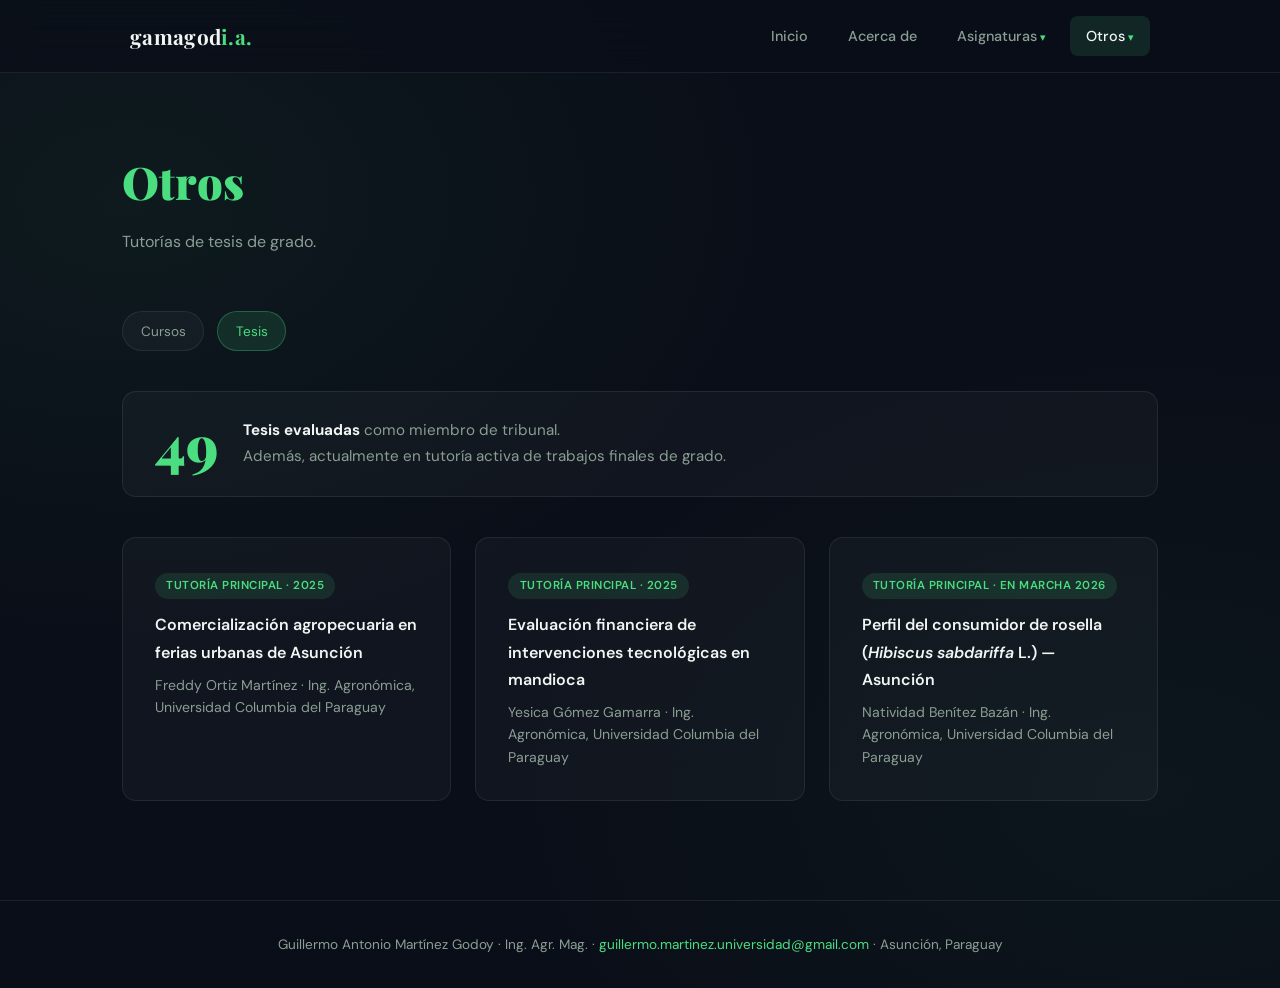
<file: tesis.html>
<!DOCTYPE html>
<html lang="es">
<head>
    <meta charset="UTF-8">
    <meta name="viewport" content="width=device-width, initial-scale=1.0">
    <title>Tesis | Guillermo Martínez Godoy</title>
    <link href="https://fonts.googleapis.com/css2?family=Playfair+Display:wght@400;700;900&family=DM+Sans:wght@300;400;500;600&display=swap" rel="stylesheet">
    <link rel="stylesheet" href="shared.css">
    <style>
        .otros-grid {
            display: grid;
            grid-template-columns: repeat(auto-fit, minmax(300px, 1fr));
            gap: 1.5rem;
        }
        .otros-nav {
            display: flex;
            gap: 0.8rem;
            margin-bottom: 2.5rem;
        }
        .otros-nav a {
            background: var(--bg-glass);
            border: 1px solid var(--border-glass);
            color: var(--text-muted);
            padding: 0.45rem 1.1rem;
            border-radius: 50px;
            font-size: 0.85rem;
            text-decoration: none;
            transition: var(--transition);
        }
        .otros-nav a:hover, .otros-nav a.active {
            background: var(--accent-dim);
            border-color: rgba(74,222,128,0.3);
            color: var(--accent);
        }
        .tesis-stat {
            background: var(--bg-glass);
            border: 1px solid var(--border-glass);
            border-radius: var(--radius);
            padding: 1.5rem 2rem;
            margin-bottom: 2.5rem;
            display: flex;
            align-items: center;
            gap: 1.5rem;
        }
        .tesis-stat .big-num {
            font-family: var(--font-display);
            font-size: 3.5rem;
            font-weight: 900;
            color: var(--accent);
            line-height: 1;
        }
        .tesis-stat p { color: var(--text-muted); font-size: 0.95rem; }
    </style>
</head>
<body>

<header>
    <nav>
        <a href="index.html" class="logo">gamagod<span>i.a.</span></a>
        <ul class="nav-links">
            <li><a href="index.html">Inicio</a></li>
            <li><a href="acerca.html">Acerca de</a></li>
            <li class="dropdown">
                <a href="#" class="dropdown-toggle">Asignaturas</a>
                <div class="dropdown-menu">
                    <a href="epa.html">EPA — Elaboración de Proyectos</a>
                    <a href="bot.html">BOT — Botánica</a>
                    <a href="bsi.html">BSI — Botánica Sistemática</a>
                    <a href="fve.html">FVE — Fisiología Vegetal</a>
                </div>
            </li>
            <li class="dropdown">
                <a href="#" class="dropdown-toggle active">Otros</a>
                <div class="dropdown-menu">
                    <a href="cursos.html">Cursos</a>
                    <a href="tesis.html">Tesis</a>
                </div>
            </li>
        </ul>
    </nav>
</header>

<div class="page-wrapper">
    <div class="container animate">
        <h2 class="section-title"><span>Otros</span></h2>
        <p class="section-sub">Tutorías de tesis de grado.</p>

        <div class="otros-nav">
            <a href="cursos.html">Cursos</a>
            <a href="tesis.html" class="active">Tesis</a>
        </div>

        <div class="tesis-stat">
            <div class="big-num">49</div>
            <div>
                <p><strong style="color:var(--text-main)">Tesis evaluadas</strong> como miembro de tribunal.</p>
                <p>Además, actualmente en tutoría activa de trabajos finales de grado.</p>
            </div>
        </div>

        <div class="otros-grid">
            <div class="card">
                <span class="card-label">Tutoría principal · 2025</span>
                <h3>Comercialización agropecuaria en ferias urbanas de Asunción</h3>
                <p>Freddy Ortiz Martínez · Ing. Agronómica, Universidad Columbia del Paraguay</p>
            </div>
            <div class="card">
                <span class="card-label">Tutoría principal · 2025</span>
                <h3>Evaluación financiera de intervenciones tecnológicas en mandioca</h3>
                <p>Yesica Gómez Gamarra · Ing. Agronómica, Universidad Columbia del Paraguay</p>
            </div>
            <div class="card">
                <span class="card-label">Tutoría principal · En marcha 2026</span>
                <h3>Perfil del consumidor de rosella (<em>Hibiscus sabdariffa</em> L.) — Asunción</h3>
                <p>Natividad Benítez Bazán · Ing. Agronómica, Universidad Columbia del Paraguay</p>
            </div>
        </div>
    </div>
</div>

<footer>
    <p>Guillermo Antonio Martínez Godoy · Ing. Agr. Mag. · <a href="mailto:guillermo.martinez.universidad@gmail.com">guillermo.martinez.universidad@gmail.com</a> · Asunción, Paraguay</p>
</footer>

</body>
</html>
</file>
<file: shared.css>
:root {
    --bg-deep: #0A0E18;
    --bg-glass: rgba(255, 255, 255, 0.03);
    --border-glass: rgba(255, 255, 255, 0.08);
    --accent: #4ADE80;
    --accent-glow: rgba(74, 222, 128, 0.35);
    --accent-dim: rgba(74, 222, 128, 0.12);
    --text-main: #F1F5F4;
    --text-muted: #8A9E94;
    --radius: 14px;
    --font-display: 'Playfair Display', serif;
    --font-body: 'DM Sans', sans-serif;
    --transition: all 0.4s cubic-bezier(0.4, 0, 0.2, 1);
}

* { margin: 0; padding: 0; box-sizing: border-box; }
html { scroll-behavior: smooth; }

body {
    font-family: var(--font-body);
    background-color: var(--bg-deep);
    color: var(--text-main);
    line-height: 1.7;
    overflow-x: hidden;
    background-image:
        radial-gradient(ellipse at 10% 20%, rgba(74, 222, 128, 0.06) 0%, transparent 40%),
        radial-gradient(ellipse at 90% 80%, rgba(74, 222, 128, 0.04) 0%, transparent 40%);
}

/* ── HEADER ── */
header {
    position: fixed;
    width: 100%;
    top: 0;
    z-index: 1000;
    background: rgba(10, 14, 24, 0.75);
    backdrop-filter: blur(18px);
    -webkit-backdrop-filter: blur(18px);
    border-bottom: 1px solid var(--border-glass);
}

nav {
    display: flex;
    justify-content: space-between;
    align-items: center;
    padding: 1rem 2.5rem;
    max-width: 1100px;
    margin: 0 auto;
}

.logo {
    font-family: var(--font-display);
    font-size: 1.3rem;
    font-weight: 700;
    letter-spacing: 0.3px;
    color: var(--text-main);
    text-decoration: none;
}
.logo span { color: var(--accent); }

.nav-links {
    display: flex;
    list-style: none;
    gap: 0.5rem;
    align-items: center;
}

.nav-links li { position: relative; }

.nav-links a {
    color: var(--text-muted);
    text-decoration: none;
    font-size: 0.9rem;
    font-weight: 500;
    padding: 0.5rem 1rem;
    border-radius: 8px;
    transition: var(--transition);
    display: block;
    white-space: nowrap;
}

.nav-links a:hover, .nav-links a.active {
    color: var(--text-main);
    background: var(--accent-dim);
}

/* Dropdown */
.dropdown { position: relative; }

.dropdown-menu {
    display: none;
    position: absolute;
    top: calc(100% + 8px);
    left: 50%;
    transform: translateX(-50%);
    background: rgba(10, 14, 24, 0.95);
    border: 1px solid var(--border-glass);
    border-radius: var(--radius);
    padding: 0.6rem;
    min-width: 200px;
    backdrop-filter: blur(20px);
    box-shadow: 0 20px 40px rgba(0,0,0,0.5);
    z-index: 100;
}

.dropdown:hover .dropdown-menu { display: block; }

.dropdown-menu a {
    display: block;
    padding: 0.6rem 1rem;
    font-size: 0.88rem;
    border-radius: 8px;
}

.dropdown-menu a:hover {
    background: var(--accent-dim);
    color: var(--accent);
}

.dropdown-toggle::after {
    content: ' ▾';
    font-size: 0.7rem;
    color: var(--accent);
}

.container {
    max-width: 1100px;
    margin: 0 auto;
    padding: 4rem 2rem;
}

.page-wrapper {
    min-height: 100vh;
    padding-top: 80px;
}

/* Section headings */
.section-title {
    font-family: var(--font-display);
    font-size: clamp(2rem, 4vw, 2.8rem);
    font-weight: 900;
    margin-bottom: 0.5rem;
}
.section-title span { color: var(--accent); }
.section-sub {
    color: var(--text-muted);
    margin-bottom: 3.5rem;
    font-size: 1rem;
}

/* Buttons */
.btn-primary {
    display: inline-flex;
    align-items: center;
    gap: 0.5rem;
    background: var(--accent);
    color: var(--bg-deep);
    padding: 0.9rem 2rem;
    border-radius: var(--radius);
    font-family: var(--font-body);
    font-weight: 600;
    font-size: 0.95rem;
    cursor: pointer;
    transition: var(--transition);
    text-decoration: none;
    border: none;
}
.btn-primary:hover {
    box-shadow: 0 0 28px var(--accent-glow);
    transform: translateY(-2px);
    background: #6EF09A;
}

.btn-ghost {
    display: inline-flex;
    align-items: center;
    gap: 0.5rem;
    background: transparent;
    color: var(--text-muted);
    padding: 0.9rem 2rem;
    border-radius: var(--radius);
    font-family: var(--font-body);
    font-weight: 500;
    font-size: 0.95rem;
    cursor: pointer;
    transition: var(--transition);
    text-decoration: none;
    border: 1px solid var(--border-glass);
}
.btn-ghost:hover { color: var(--text-main); border-color: var(--accent); }

/* Cards */
.card {
    background: var(--bg-glass);
    border: 1px solid var(--border-glass);
    border-radius: var(--radius);
    padding: 2rem;
    transition: var(--transition);
    position: relative;
    overflow: hidden;
}
.card::before {
    content: '';
    position: absolute;
    top: 0; left: 0; right: 0;
    height: 2px;
    background: var(--accent);
    transform: scaleX(0);
    transform-origin: left;
    transition: transform 0.4s ease;
}
.card:hover { transform: translateY(-4px); background: rgba(255,255,255,0.05); }
.card:hover::before { transform: scaleX(1); }
.card h3 { font-size: 1rem; font-weight: 600; margin-bottom: 0.5rem; }
.card p { font-size: 0.88rem; color: var(--text-muted); line-height: 1.6; }
.card .card-label {
    display: inline-block;
    background: var(--accent-dim);
    color: var(--accent);
    font-size: 0.72rem;
    padding: 0.2rem 0.7rem;
    border-radius: 50px;
    margin-bottom: 0.8rem;
    font-weight: 600;
    text-transform: uppercase;
    letter-spacing: 0.5px;
}

/* Tag */
.tag {
    background: var(--accent-dim);
    border: 1px solid rgba(74, 222, 128, 0.2);
    color: var(--accent);
    padding: 0.35rem 0.9rem;
    border-radius: 50px;
    font-size: 0.8rem;
    font-weight: 500;
}

/* Footer */
footer {
    border-top: 1px solid var(--border-glass);
    padding: 2rem;
    text-align: center;
    color: var(--text-muted);
    font-size: 0.85rem;
}
footer a { color: var(--accent); text-decoration: none; }

/* Animations */
@keyframes fadeUp {
    from { opacity: 0; transform: translateY(20px); }
    to { opacity: 1; transform: translateY(0); }
}
.animate { animation: fadeUp 0.5s ease forwards; }

/* Responsive */
@media (max-width: 768px) {
    .nav-links { gap: 0.2rem; }
    .nav-links a { padding: 0.4rem 0.6rem; font-size: 0.82rem; }
}
</file>
